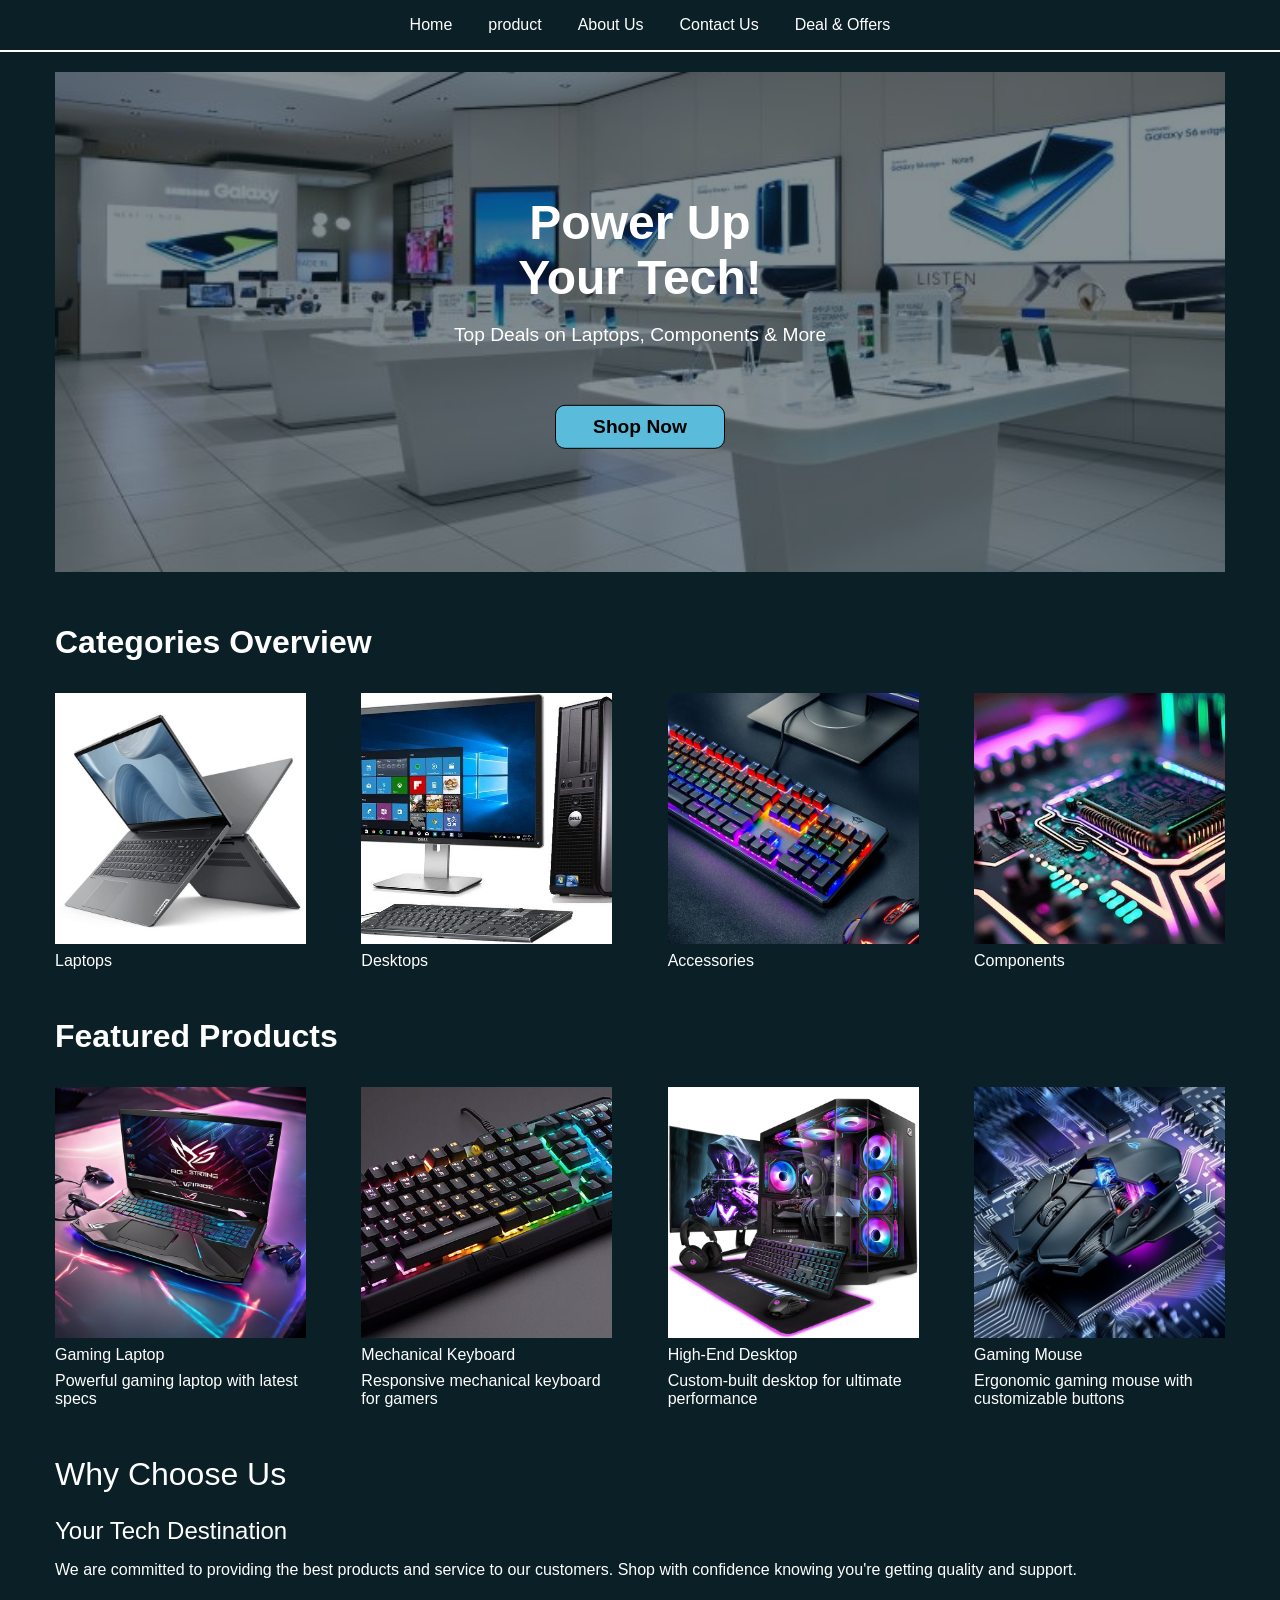
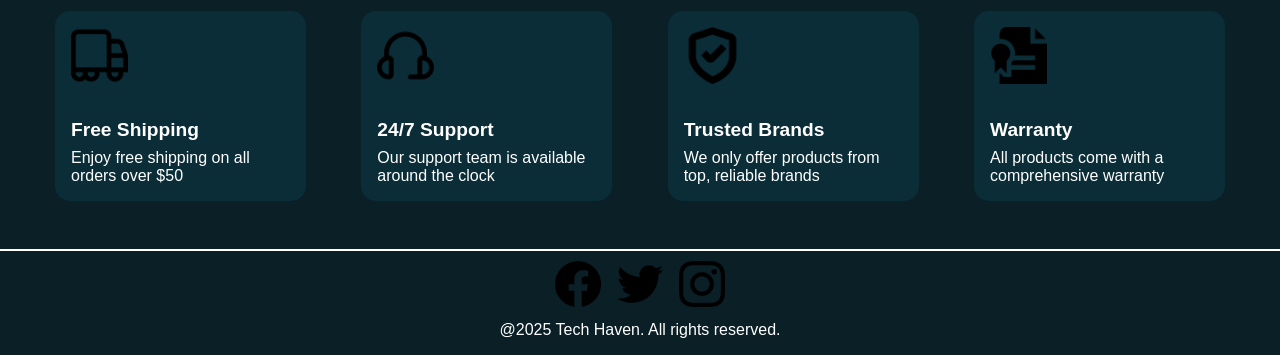
<file: index.html>
<!DOCTYPE html>
<html lang="en">

<head>
    <meta charset="UTF-8">
    <meta name="viewport" content="width=device-width, initial-scale=1.0">
    <title>Document</title>
    <link rel="stylesheet" href="css/home.css">
</head>

<body>

    <!-- navbar -->
    <nav class="navbar">
        <ul>
            <li><a href="index.html">Home</a></li>
            <li><a href="product.html">product</a></li>
            <li><a href="about_us.html">About Us</a></li>
            <li><a href="index.php">Contact Us</a></li>
            <li><a href="deals_and_offers.html">Deal & Offers</a></li>
        </ul>
    </nav>
    <hr class="navbar_line">



    <!-- Hero Section -->
    <div class="Hero_section">
        <img src="/images/heroImage.jpg" alt="office">
        <div class="main-container">
            <h1 class="main-heading">Power Up <br>Your Tech!</h1>
            <p class="main-paragraph">Top Deals on Laptops, Components & More</p>
            <button type="button" class="hero-button">Shop Now</button>
        </div>
    </div>

    <!-- Categories Overview -->
    <div class="categories_container">
        <h1 class="categories_heading">Categories Overview</h1>
        <div class="categories">
            <div class="categories_box">
                <a href="">
                    <img class="categories_img" src="/images/categories/laptop.jpg" alt="">
                    <p>Laptops</p>
                </a>
            </div>
            <div class="categories_box">
                <a href="">
                    <img class="categories_img" src="/images/categories/desktop.jpg" alt="">
                    <p>Desktops</p>
                </a>
            </div>
            <div class="categories_box">
                <a href="">
                    <img class="categories_img" src="/images/categories/accessories.jpg" alt="">
                    <p>Accessories</p>
                </a>
            </div>
            <div class="categories_box">
                <a href="">
                    <img class="categories_img" src="/images/categories/components.jpg" alt="">
                    <p>Components</p>
                </a>
            </div>
        </div>
    </div>


    <!-- Featured Products -->
    <!-- Css same as Categories -->
    <div class="categories_container">
        <h1 class="categories_heading">Featured Products</h1>
        <div class="categories">
            <div class="categories_box">
                <a href="">
                    <img class="categories_img" src="/images/featured/gaming_laptop.jpg" alt="">
                    <p>Gaming Laptop</p>
                    <p class="featured_text">Powerful gaming laptop with latest specs</p>
                </a>
            </div>
            <div class="categories_box">
                <a href="">
                    <img class="categories_img" src="/images/featured/keyboard.jpg" alt="">
                    <p>Mechanical Keyboard</p>
                    <p class="featured_text">Responsive mechanical keyboard for gamers</p>
                </a>
            </div>
            <div class="categories_box">
                <a href="">
                    <img class="categories_img" src="/images/featured/desktop.jpg" alt="">
                    <p>High-End Desktop</p>
                    <p class="featured_text">Custom-built desktop for ultimate performance</p>
                </a>
            </div>
            <div class="categories_box">
                <a href="">
                    <img class="categories_img" src="/images/featured/mouse.jpg" alt="">
                    <p>Gaming Mouse</p>
                    <p class="featured_text">Ergonomic gaming mouse with customizable buttons</p>
                </a>
            </div>
        </div>
    </div>


    <!-- why choose us -->
    <div class="us">
        <p class="us_heading">Why Choose Us</p>
        <p class="us_subheading">Your Tech Destination</p>
        <p class="us_text">We are committed to providing the best products and service to our customers. Shop with
            confidence knowing you're getting quality and support.</p>


        <div class="cards">
            <div class="card">
                <img class="card_img" src="images/services/freeShipping.png" alt="">
                <p class="card_heading">Free Shipping</p>
                <p class="card_text">Enjoy free shipping on all orders over $50</p>
            </div>
            <div class="card">
                <img class="card_img" src="images/services/247.png" alt="">
                <p class="card_heading">24/7 Support</p>
                <p class="card_text">Our support team is available around the clock</p>
            </div>
            <div class="card">
                <img class="card_img" src="images/services/trusted.png" alt="">
                <p class="card_heading">Trusted Brands</p>
                <p class="card_text">We only offer products from top, reliable brands</p>
            </div>
            <div class="card">
                <img class="card_img" src="images/services/warrenty.png" alt="">
                <p class="card_heading">Warranty</p>
                <p class="card_text">All products come with a comprehensive warranty</p>
            </div>
        </div>
    </div>






    <!-- footer -->
    <hr class="navbar_line 2">
    <footer>
        <div class="social-media">
            <a href="https://www.facebook.com/" target="_blank"> <img src="/images/facebook.png" width="46px"
                    height="46px"></a>
            <a href="https://twitter.com/" target="_blank"> <img src="/images/twiter.png" width="46px"
                    height="46px"></a>
            <a href="https://www.instagram.com/" target="_blank"> <img src="/images/instargram.png" width="46px"
                    height="46px"> </a>
        </div>

        <div class="footer-text">
            @2025 Tech Haven. All rights reserved.
        </div>
    </footer>
</body>

</html>
</file>
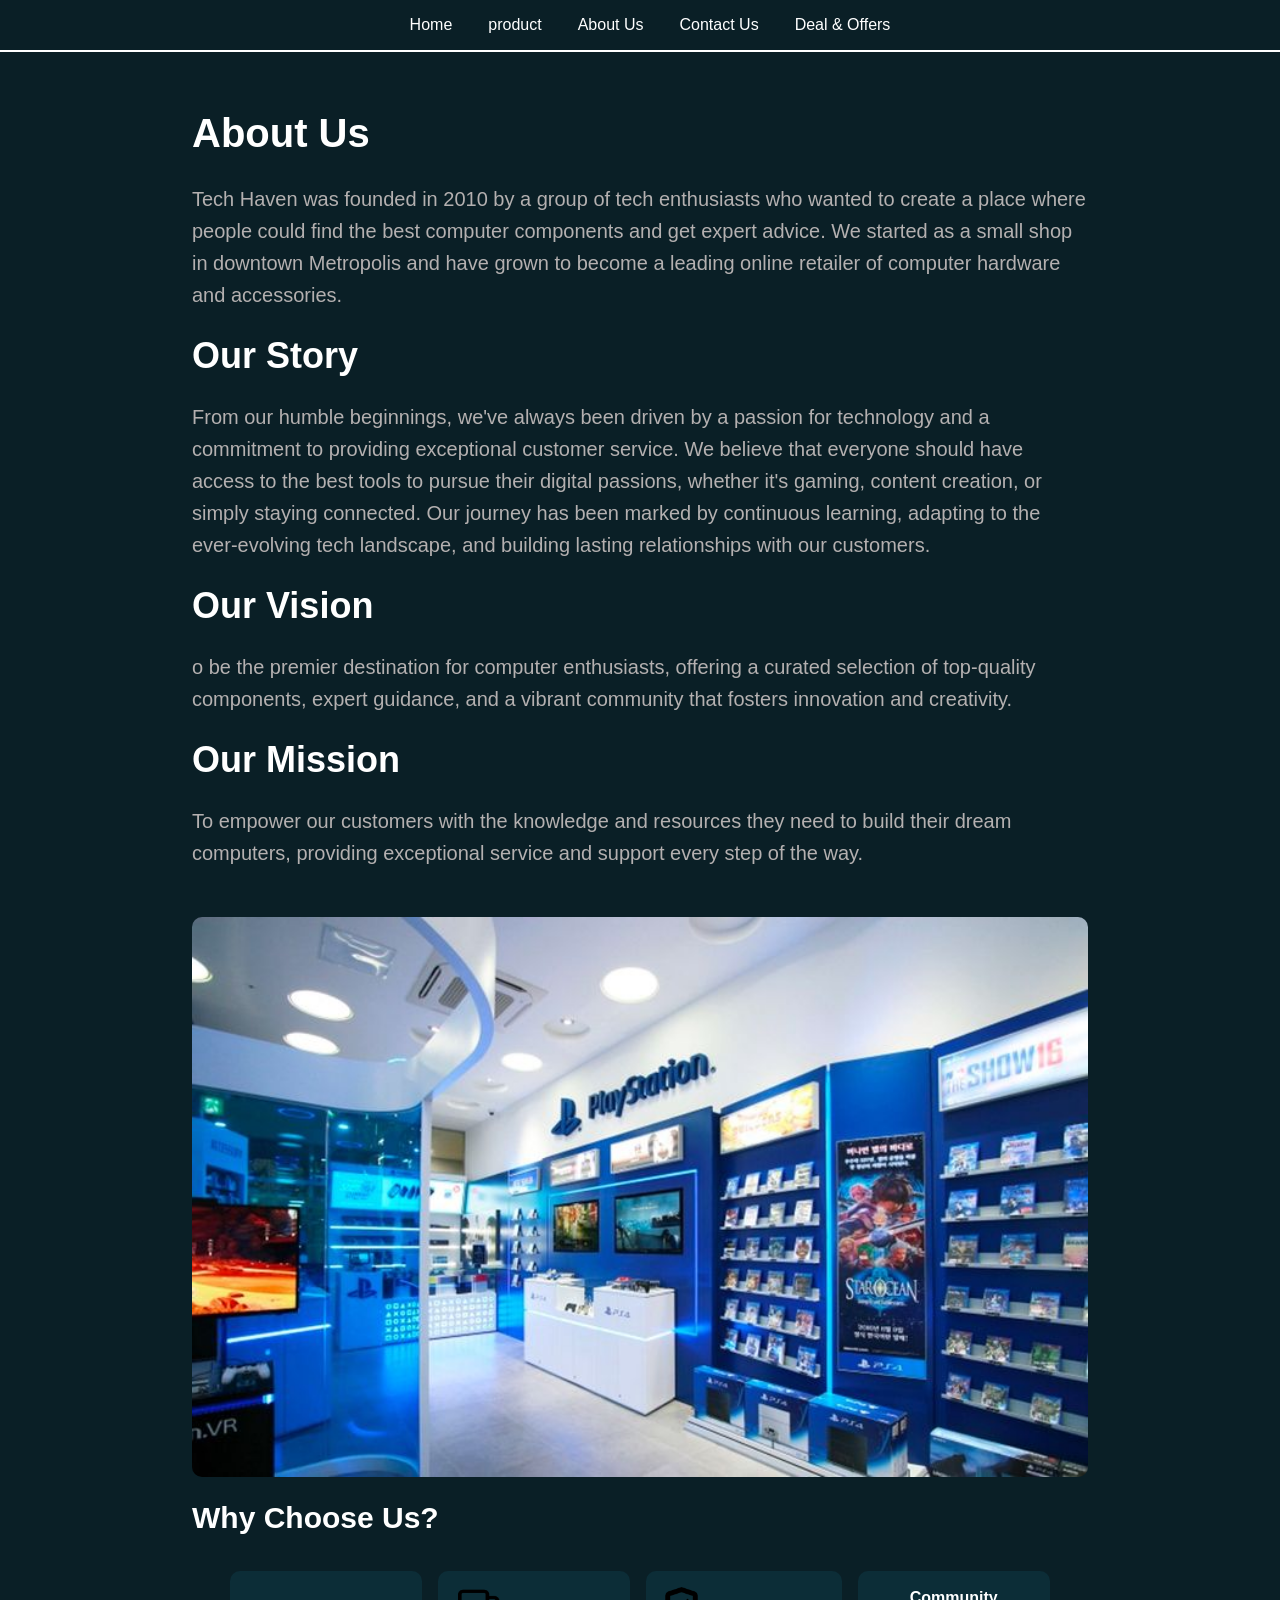
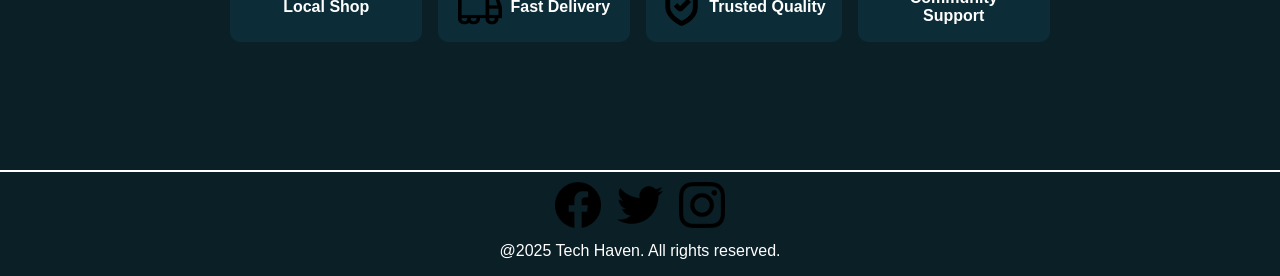
<file: about_us.html>
<!DOCTYPE html>
<html lang="en">

<head>
  <meta charset="UTF-8">
  <meta name="viewport" content="width=device-width, initial-scale=1.0">
  <title>about_us</title>
  <link rel="stylesheet" href="css/about_us.css">
</head>

<body>
  <nav class="navbar">
    <ul>
            <li><a href="./home.html">Home</a></li>
            <li><a href="product.html">product</a></li>
            <li><a href="about_us.html">About Us</a></li>
            <li><a href="./contactUs.php">Contact Us</a></li>
            <li><a href="./Offers_deals.html">Deal & Offers</a></li>
        </ul>
  </nav>
  <hr class="navbar_line">

  <div class="main-container">

    <h1 class="main-heading">
      About Us
    </h1>

    <p>
      Tech Haven was founded in 2010 by a group of tech enthusiasts who wanted to create a place where people could find
      the best computer components and get expert advice. We started as a small shop in downtown Metropolis and have
      grown to become a leading online retailer of computer hardware and accessories.
    </p>

    <h1 class="main-heading2"> Our Story </h1>
    <p>
      From our humble beginnings, we've always been driven by a passion for technology and a commitment to providing
      exceptional customer service. We believe that everyone should have access to the best tools to pursue their
      digital passions, whether it's gaming, content creation, or simply staying connected. Our journey has been marked
      by continuous learning, adapting to the ever-evolving tech landscape, and building lasting relationships with our
      customers.
    </p>

    <h1 class="main-heading2"> Our Vision </h1>
    <p>
      o be the premier destination for computer enthusiasts, offering a curated selection of top-quality components,
      expert guidance, and a vibrant community that fosters innovation and creativity.
    </p>

    <h1 class="main-heading2"> Our Mission </h1>
    <p>
      To empower our customers with the knowledge and resources they need to build their dream computers, providing
      exceptional service and support every step of the way.

      <br> <br>

      <img src="/images/office.jpg" alt="Office" class="responsive-image" width="960px" height="466px">
    </p>


    <h1 class="main-heading3"> Why Choose Us? </h1>

    <div class="section">
      <div class="features">
        <div class="feature-box">
          Local Shop
        </div>
        <div class="feature-box">
          <img src="/images/8fd74557233e966c688b491c1533082a00e69ddb.png" width="44px" height="38px">
          Fast Delivery
        </div>
        <div class="feature-box">
          <img src="/images/7df1f19e0463732cf5de65baa06f36ce9c6236fb.png" width="39" height="39">
          Trusted Quality
        </div>
        <div class="feature-box">
          Community<br>Support
        </div>
      </div>
    </div>

  </div>
  <hr class="navbar_line 2">
  <footer>
    <div class="social-media">
      <a href="https://www.facebook.com/" target="_blank"> <img src="/images/facebook.png" width="46px"
          height="46px"></a>
      <a href="https://twitter.com/" target="_blank"> <img src="/images/twiter.png" width="46px" height="46px"> </a>
      <a href="https://www.instagram.com/" target="_blank"> <img src="/images/instargram.png" width="46px"
          height="46px"> </a>
    </div>

    <div class="footer-text">
      @2025 Tech Haven. All rights reserved.
    </div>
  </footer>


</body>

</html>
</file>
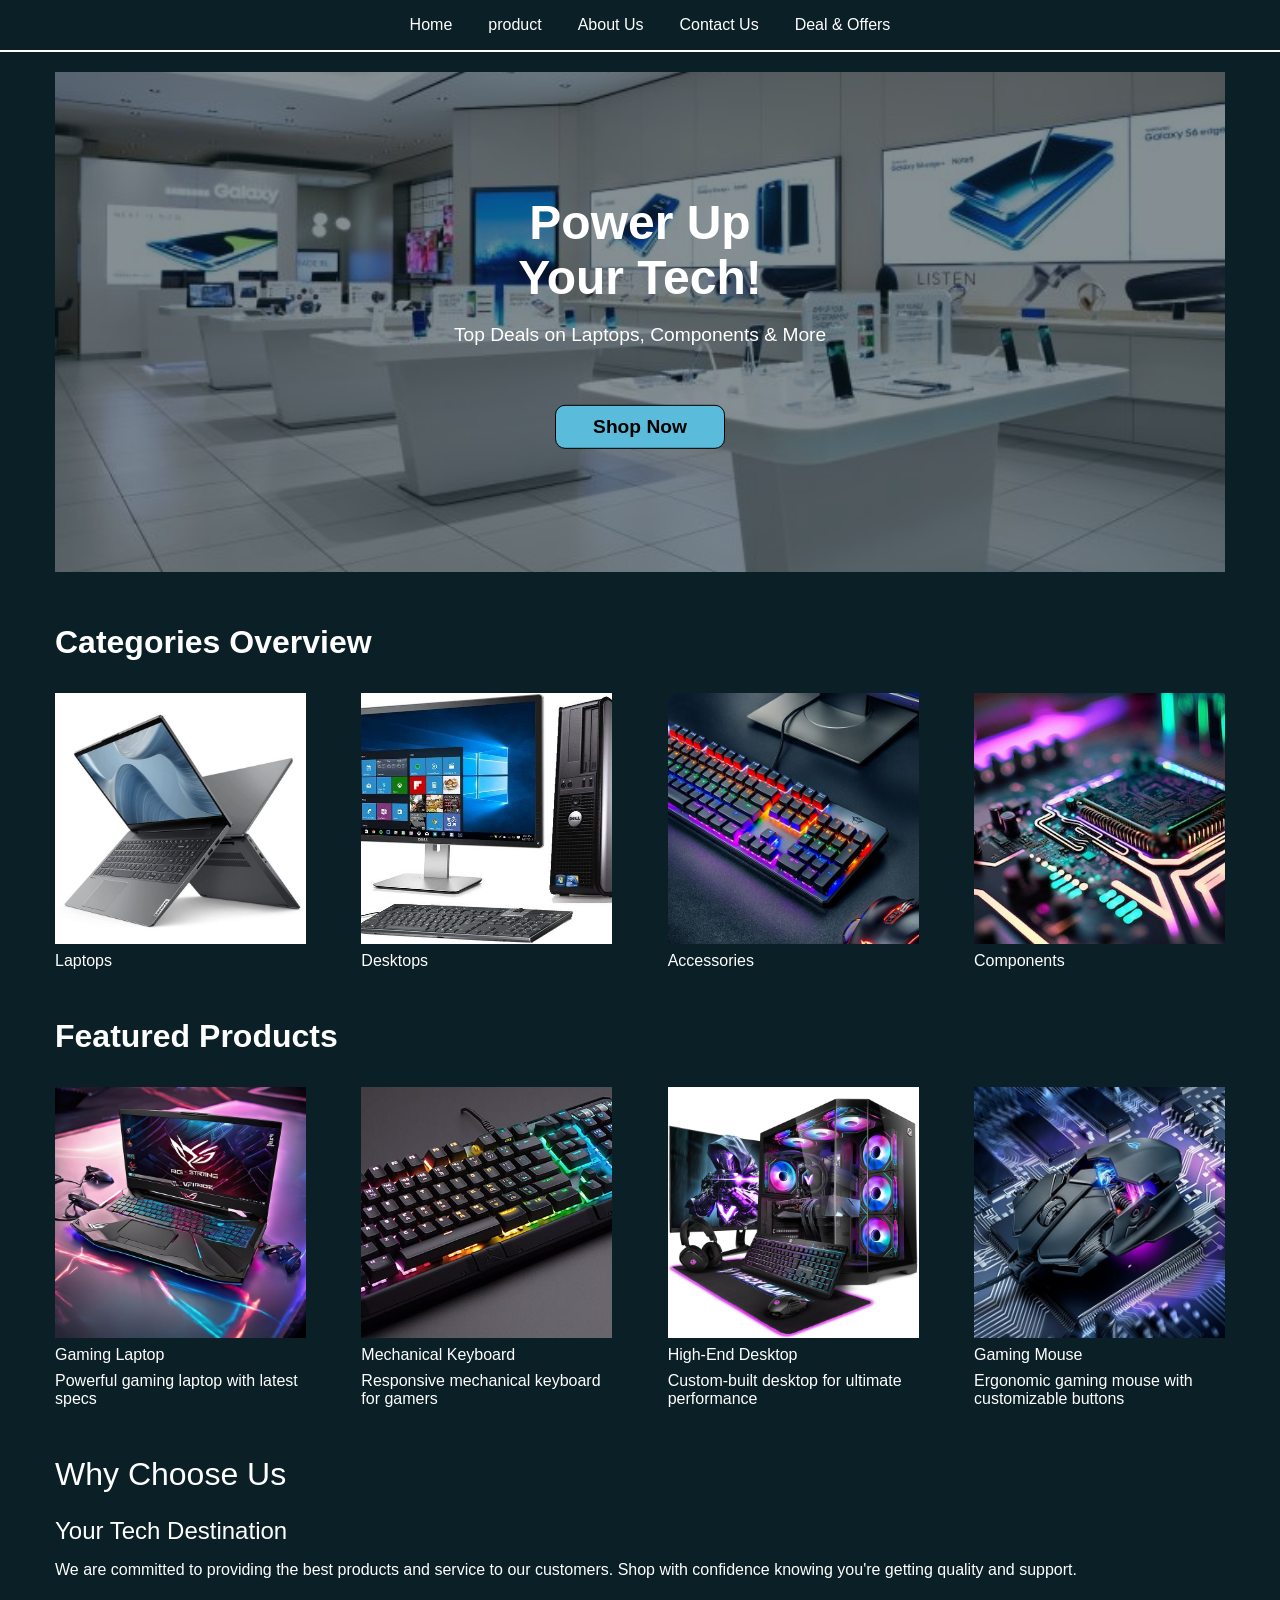
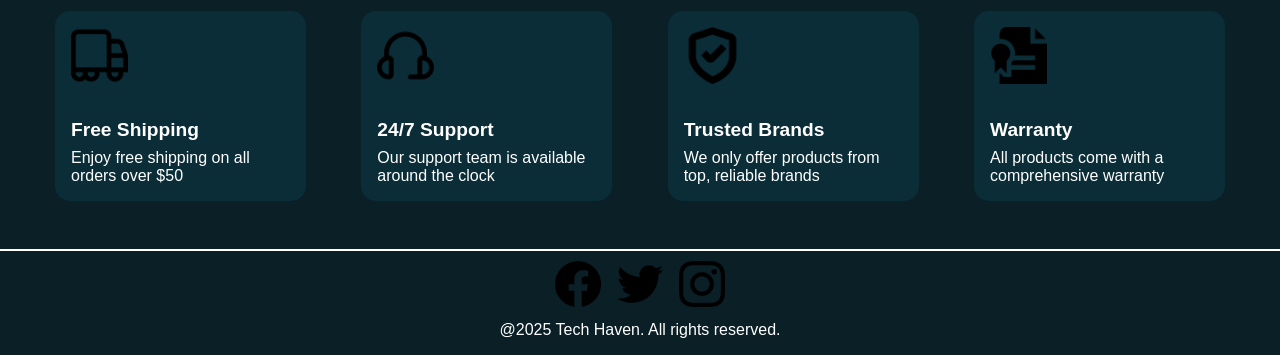
<file: home.html>
<!DOCTYPE html>
<html lang="en">

<head>
    <meta charset="UTF-8">
    <meta name="viewport" content="width=device-width, initial-scale=1.0">
    <title>Home</title>
    <link rel="stylesheet" href="css/home.css">
</head>

<body>

    <!-- navbar -->
    <nav class="navbar">
        <ul>
            <li><a href="./home.html">Home</a></li>
            <li><a href="product.html">product</a></li>
            <li><a href="about_us.html">About Us</a></li>
            <li><a href="./contactUs.php">Contact Us</a></li>
            <li><a href="./Offers_deals.html">Deal & Offers</a></li>
        </ul>
    </nav>
    <hr class="navbar_line">



    <!-- Hero Section -->
    <div class="Hero_section">
        <img src="/images/heroImage.jpg" alt="office">
        <div class="main-container">
            <h1 class="main-heading">Power Up <br>Your Tech!</h1>
            <p class="main-paragraph">Top Deals on Laptops, Components & More</p>
            <button type="button" class="hero-button">Shop Now</button>
        </div>
    </div>

    <!-- Categories Overview -->
    <div class="categories_container">
        <h1 class="categories_heading">Categories Overview</h1>
        <div class="categories">
            <div class="categories_box">
                <a href="">
                    <img class="categories_img" src="/images/categories/laptop.jpg" alt="">
                    <p>Laptops</p>
                </a>
            </div>
            <div class="categories_box">
                <a href="">
                    <img class="categories_img" src="/images/categories/desktop.jpg" alt="">
                    <p>Desktops</p>
                </a>
            </div>
            <div class="categories_box">
                <a href="">
                    <img class="categories_img" src="/images/categories/accessories.jpg" alt="">
                    <p>Accessories</p>
                </a>
            </div>
            <div class="categories_box">
                <a href="">
                    <img class="categories_img" src="/images/categories/components.jpg" alt="">
                    <p>Components</p>
                </a>
            </div>
        </div>
    </div>


    <!-- Featured Products -->
    <!-- Css same as Categories -->
    <div class="categories_container">
        <h1 class="categories_heading">Featured Products</h1>
        <div class="categories">
            <div class="categories_box">
                <a href="">
                    <img class="categories_img" src="/images/featured/gaming_laptop.jpg" alt="">
                    <p>Gaming Laptop</p>
                    <p class="featured_text">Powerful gaming laptop with latest specs</p>
                </a>
            </div>
            <div class="categories_box">
                <a href="">
                    <img class="categories_img" src="/images/featured/keyboard.jpg" alt="">
                    <p>Mechanical Keyboard</p>
                    <p class="featured_text">Responsive mechanical keyboard for gamers</p>
                </a>
            </div>
            <div class="categories_box">
                <a href="">
                    <img class="categories_img" src="/images/featured/desktop.jpg" alt="">
                    <p>High-End Desktop</p>
                    <p class="featured_text">Custom-built desktop for ultimate performance</p>
                </a>
            </div>
            <div class="categories_box">
                <a href="">
                    <img class="categories_img" src="/images/featured/mouse.jpg" alt="">
                    <p>Gaming Mouse</p>
                    <p class="featured_text">Ergonomic gaming mouse with customizable buttons</p>
                </a>
            </div>
        </div>
    </div>


    <!-- why choose us -->
    <div class="us">
        <p class="us_heading">Why Choose Us</p>
        <p class="us_subheading">Your Tech Destination</p>
        <p class="us_text">We are committed to providing the best products and service to our customers. Shop with
            confidence knowing you're getting quality and support.</p>


        <div class="cards">
            <div class="card">
                <img class="card_img" src="images/services/freeShipping.png" alt="">
                <p class="card_heading">Free Shipping</p>
                <p class="card_text">Enjoy free shipping on all orders over $50</p>
            </div>
            <div class="card">
                <img class="card_img" src="images/services/247.png" alt="">
                <p class="card_heading">24/7 Support</p>
                <p class="card_text">Our support team is available around the clock</p>
            </div>
            <div class="card">
                <img class="card_img" src="images/services/trusted.png" alt="">
                <p class="card_heading">Trusted Brands</p>
                <p class="card_text">We only offer products from top, reliable brands</p>
            </div>
            <div class="card">
                <img class="card_img" src="images/services/warrenty.png" alt="">
                <p class="card_heading">Warranty</p>
                <p class="card_text">All products come with a comprehensive warranty</p>
            </div>
        </div>
    </div>

    <!-- footer -->
    <hr class="navbar_line 2">
    <footer>
        <div class="social-media">
            <a href="https://www.facebook.com/" target="_blank"> <img src="/images/facebook.png" width="46px"
                    height="46px"></a>
            <a href="https://twitter.com/" target="_blank"> <img src="/images/twiter.png" width="46px"
                    height="46px"></a>
            <a href="https://www.instagram.com/" target="_blank"> <img src="/images/instargram.png" width="46px"
                    height="46px"> </a>
        </div>

        <div class="footer-text">
            @2025 Tech Haven. All rights reserved.
        </div>
    </footer>
</body>

</html>
</file>
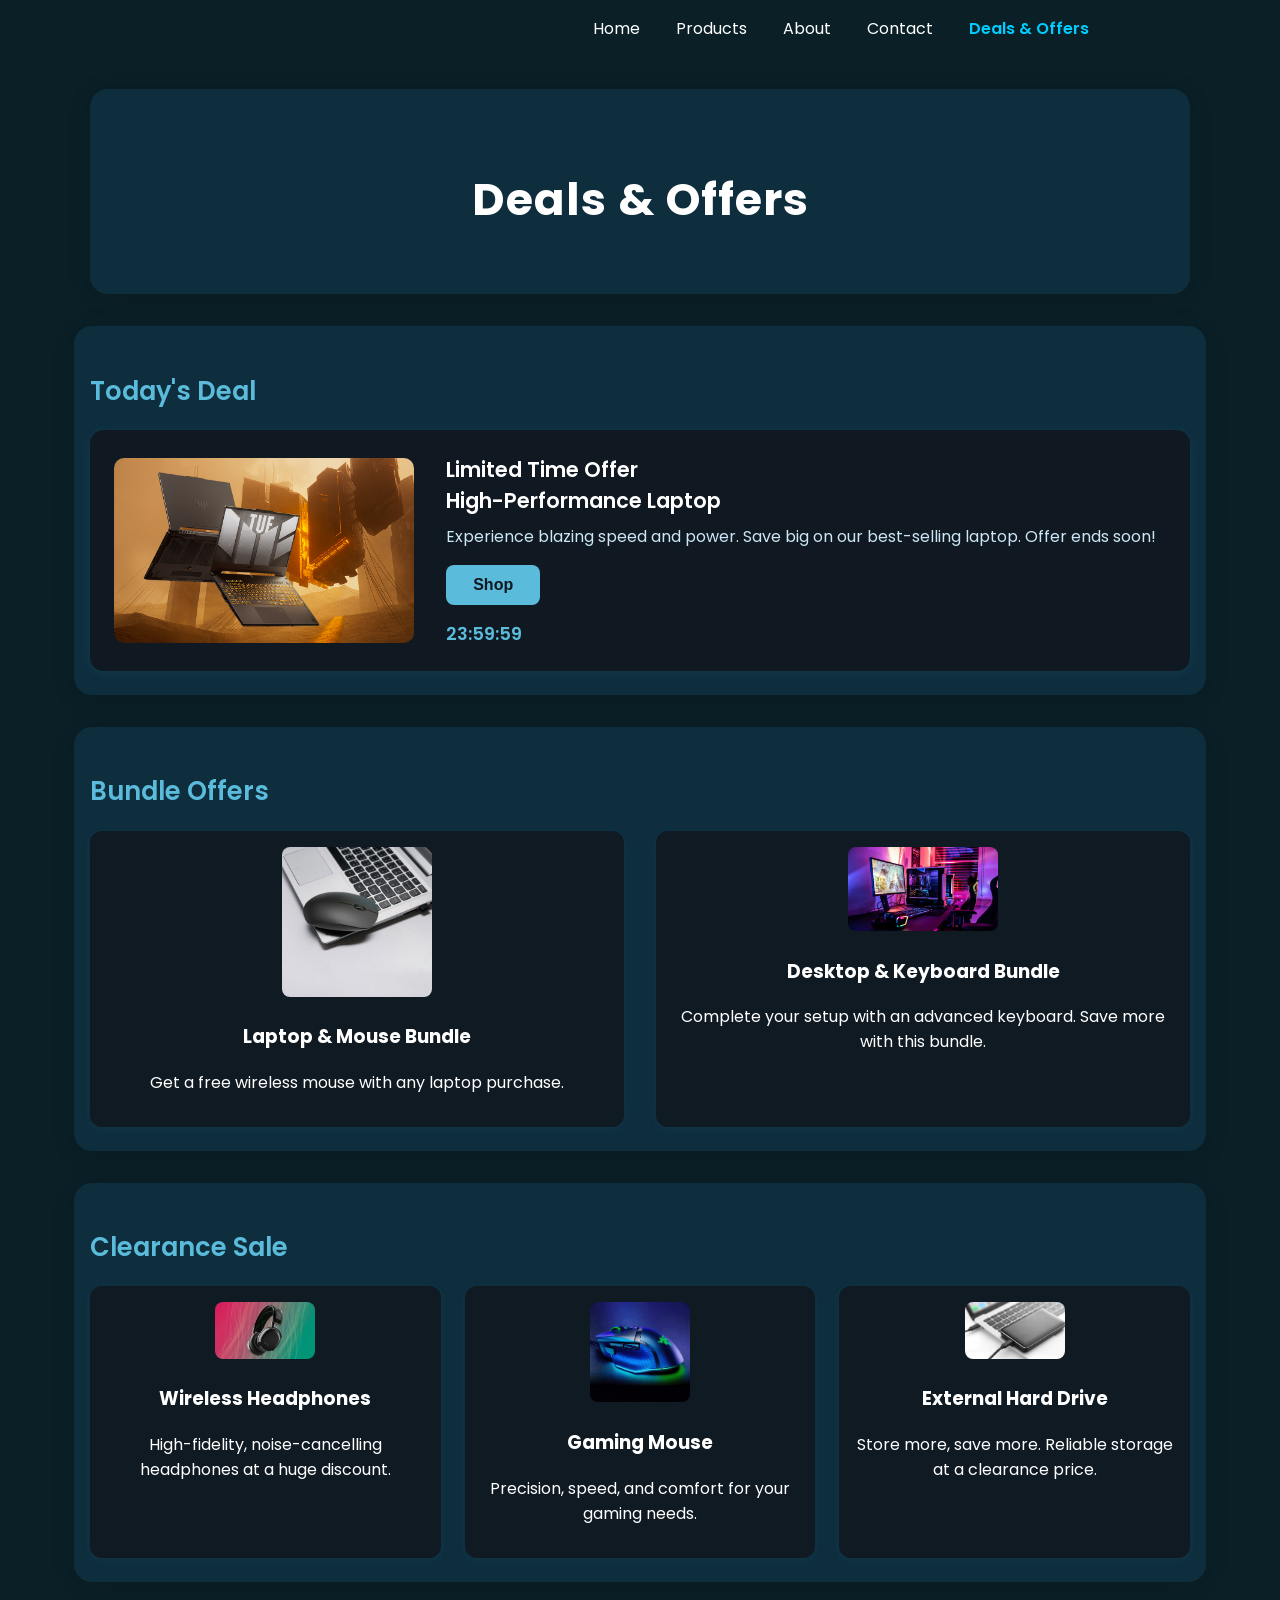
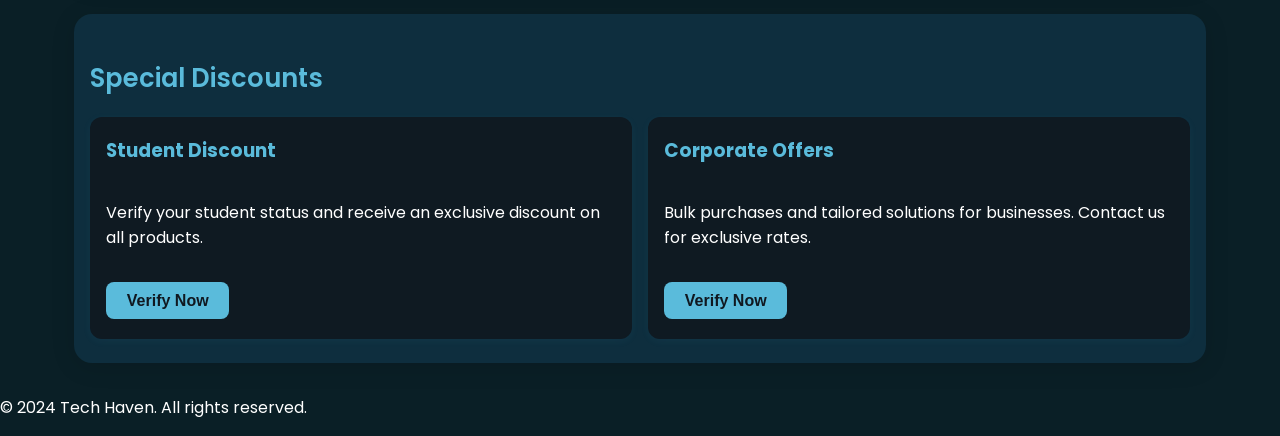
<file: Offers.html>
<!DOCTYPE html>
<html lang="en">
<head>
  <meta charset="UTF-8">
  <meta name="viewport" content="width=device-width, initial-scale=1.0">
  <title>Deals & Offers</title>
  <link href="https://fonts.googleapis.com/css2?family=Poppins:wght@400;600;700&display=swap" rel="stylesheet">
  <link rel="stylesheet" href="css/Offers.css">
</head>
<body>
  <header>
    <nav class="navbar">
      <div class="logo"></div>
      <ul class="nav-links">
        <li><a href="#">Home</a></li>
        <li><a href="#">Products</a></li>
        <li><a href="#">About</a></li>
        <li><a href="#">Contact</a></li>
        <li><a href="#" class="active">Deals & Offers</a></li>
      </ul>
    </nav>
  </header>
  <main>
    <section class="hero">
      <h1>Deals & Offers</h1>
    </section>
    <section class="todays-deal">
      <h2>Today's Deal</h2>
      <div class="deal-card">
        <img src="images/Offers/svv8d6edvskdzukx.png" alt="High-Performance Laptop">
        <div class="deal-info">
          <h3>Limited Time Offer<br>High-Performance Laptop</h3>
          <p>Experience blazing speed and power. Save big on our best-selling laptop. Offer ends soon!</p>
          <button class="cta">Shop</button>
          <div class="countdown" id="deal-countdown">00:00:00</div>
        </div>
      </div>
    </section>
    <section class="bundle-offers">
      <h2>Bundle Offers</h2>
      <div class="bundles">
        <div class="bundle-card">
          <img src="images/Offers/mouse and laptop.jpg" alt="Laptop & Mouse Bundle">
          <h3>Laptop & Mouse Bundle</h3>
          <p>Get a free wireless mouse with any laptop purchase.</p>
        </div>
        <div class="bundle-card">
          <img src="images/Offers/gaming Desktop & Keyboard Bundle.webp" alt="Desktop & Keyboard Bundle">
          <h3>Desktop & Keyboard Bundle</h3>
          <p>Complete your setup with an advanced keyboard. Save more with this bundle.</p>
        </div>
      </div>
    </section>
    <section class="clearance-sale">
      <h2>Clearance Sale</h2>
      <div class="clearance-items">
        <div class="clearance-card">
          <img src="images/Offers/wireless-gaming-headset-.jpg" alt="Wireless Headphones">
          <h3>Wireless Headphones</h3>
          <p>High-fidelity, noise-cancelling headphones at a huge discount.</p>
        </div>
        <div class="clearance-card">
          <img src="images/Offers/Gaming Mouse.webp" alt="Gaming Mouse">
          <h3>Gaming Mouse</h3>
          <p>Precision, speed, and comfort for your gaming needs.</p>
        </div>
        <div class="clearance-card">
          <img src="images/Offers/external hard.jpg" alt="External Hard Drive">
          <h3>External Hard Drive</h3>
          <p>Store more, save more. Reliable storage at a clearance price.</p>
        </div>
      </div>
    </section>
    <section class="special-discounts">
      <h2>Special Discounts</h2>
      <div class="discount-cards">
        <div class="discount-card">
          <h3>Student Discount</h3>
          <p>Verify your student status and receive an exclusive discount on all products.</p>
          <button class="verify-btn">Verify Now</button>
        </div>
        <div class="discount-card">
          <h3>Corporate Offers</h3>
          <p>Bulk purchases and tailored solutions for businesses. Contact us for exclusive rates.</p>
          <button class="verify-btn">Verify Now</button>
        </div>
      </div>
    </section>
  </main>
  <footer>
    <div class="footer-content">
      <div class="social-icons">
        <a img src="images/Offers/[CITYPNG.COM]HD Official Twitter Bird Logo Icon PNG - 3000x3000.png"  href="#" aria-label="Twitter"><span></span></a>
        <a img src=""  href="#" aria-label="Facebook"><span></span></a>
        <a img src=""  href="#" aria-label="Instagram"><span></span></a>
      </div>
      <p>&copy; 2024 Tech Haven. All rights reserved.</p>
    </div>
  </footer>
  <script src="script.js"></script>
</body>
</html>
</file>
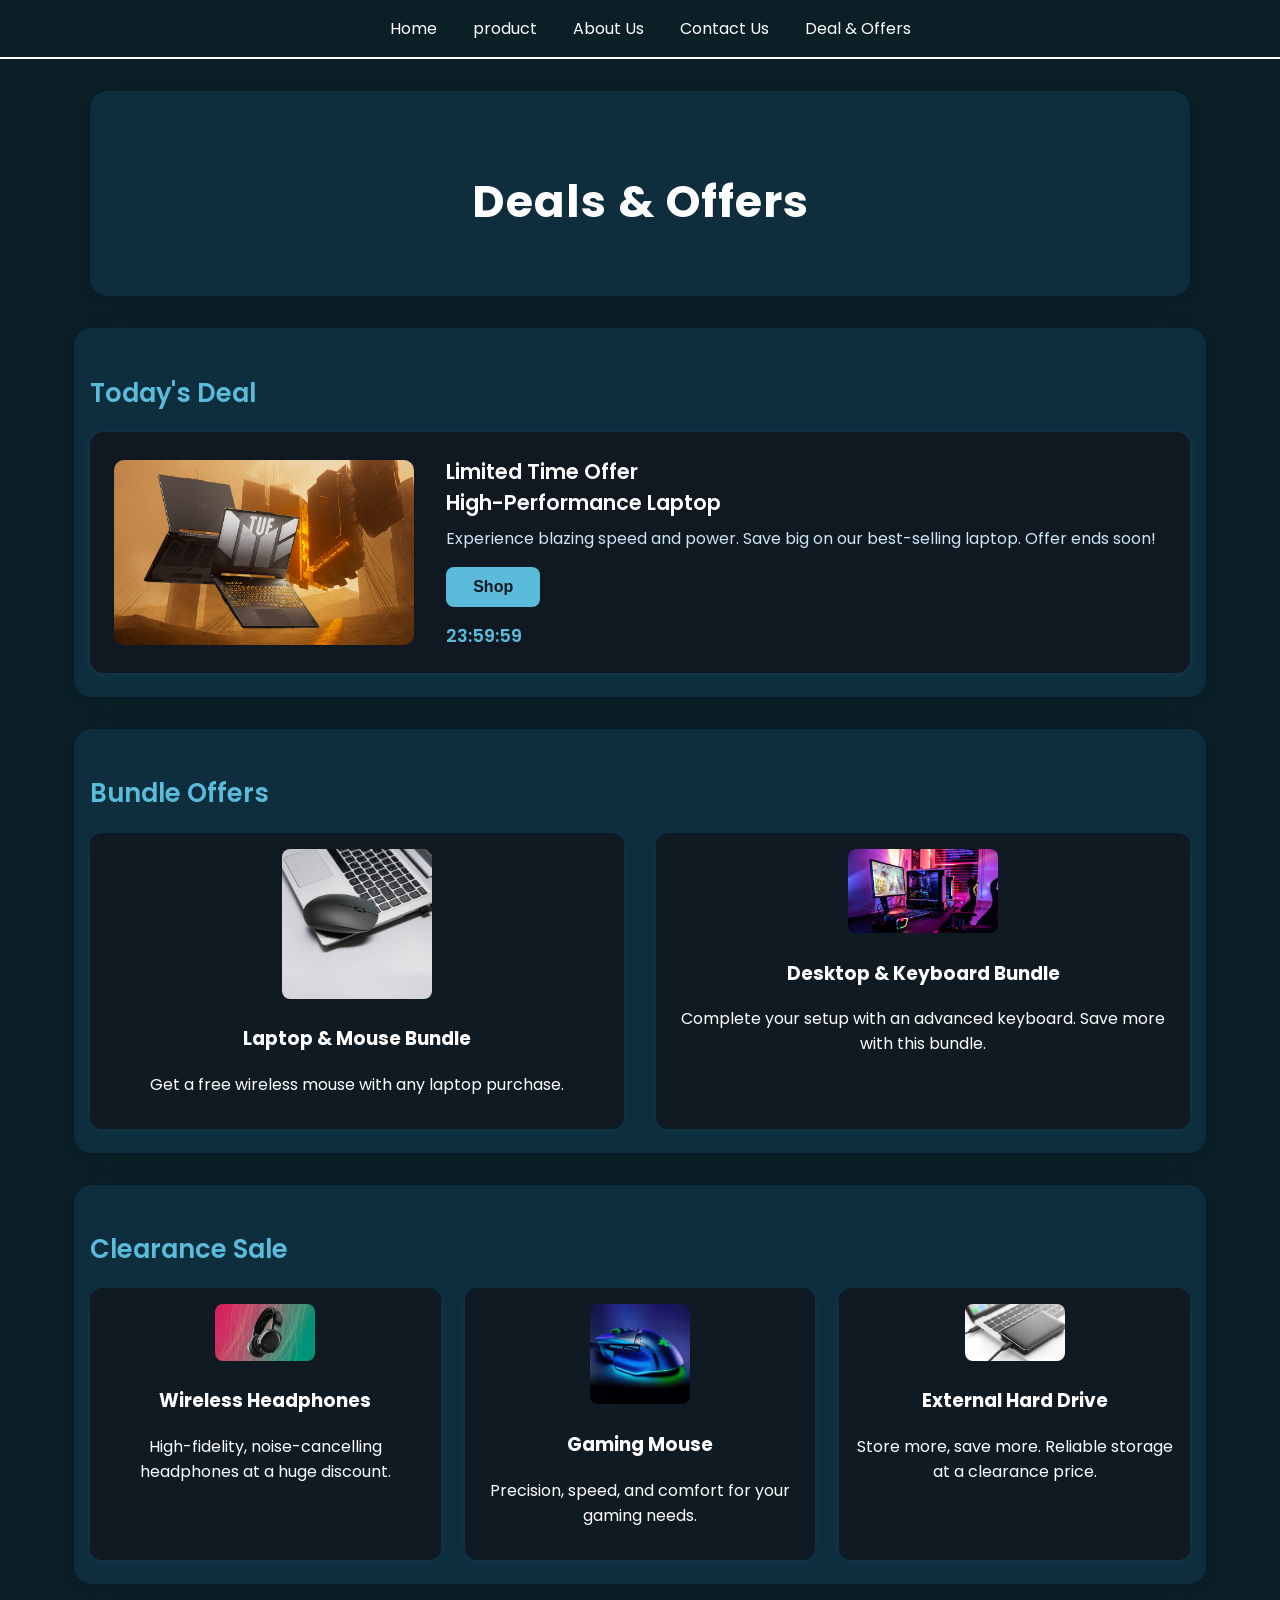
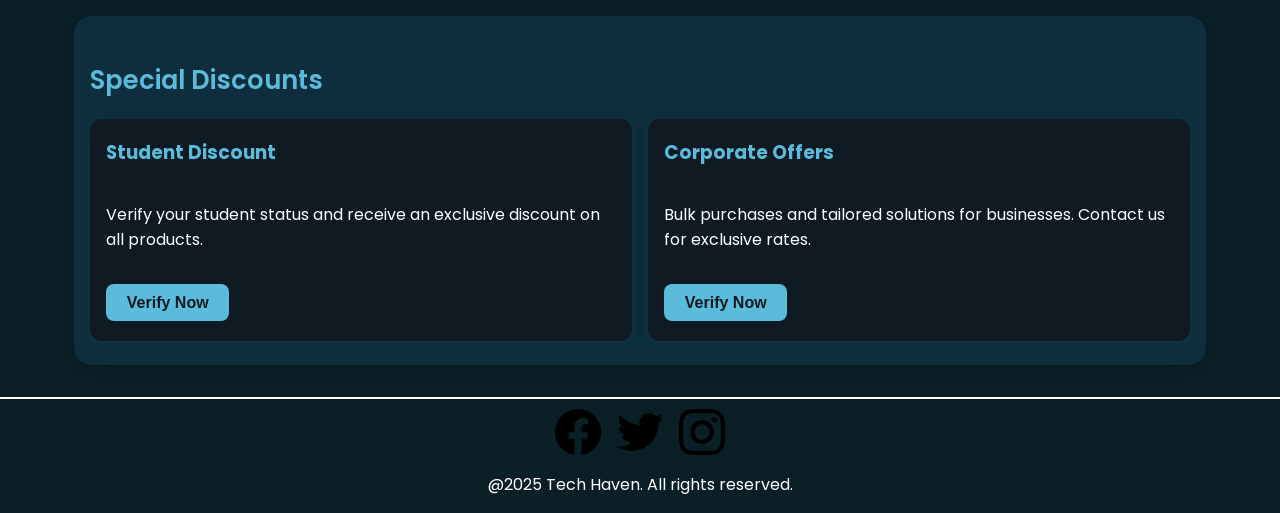
<file: Offers_deals.html>
<!DOCTYPE html>
<html lang="en">
<head>
  <meta charset="UTF-8">
  <meta name="viewport" content="width=device-width, initial-scale=1.0">
  <title>Deals & Offers</title>
  <link href="https://fonts.googleapis.com/css2?family=Poppins:wght@400;600;700&display=swap" rel="stylesheet">
  <link rel="stylesheet" href="css/Offers.css">
</head>
<body>
  <!-- navbar -->
    <nav class="navbar">
        <ul>
            <li><a href="./home.html">Home</a></li>
            <li><a href="product.html">product</a></li>
            <li><a href="about_us.html">About Us</a></li>
            <li><a href="./contactUs.php">Contact Us</a></li>
            <li><a href="./Offers_deals.html">Deal & Offers</a></li>
        </ul>
    </nav>
    <hr class="navbar_line">
  <main>
    <section class="hero">
      <h1>Deals & Offers</h1>
    </section>
    <section class="todays-deal">
      <h2>Today's Deal</h2>
      <div class="deal-card">
        <img src="images/Offers/svv8d6edvskdzukx.png" alt="High-Performance Laptop">
        <div class="deal-info">
          <h3>Limited Time Offer<br>High-Performance Laptop</h3>
          <p>Experience blazing speed and power. Save big on our best-selling laptop. Offer ends soon!</p>
          <button class="cta">Shop</button>
          <div class="countdown" id="deal-countdown">00:00:00</div>
        </div>
      </div>
    </section>
    <section class="bundle-offers">
      <h2>Bundle Offers</h2>
      <div class="bundles">
        <div class="bundle-card">
          <img src="images/Offers/mouse and laptop.jpg" alt="Laptop & Mouse Bundle">
          <h3>Laptop & Mouse Bundle</h3>
          <p>Get a free wireless mouse with any laptop purchase.</p>
        </div>
        <div class="bundle-card">
          <img src="images/Offers/gaming Desktop & Keyboard Bundle.webp" alt="Desktop & Keyboard Bundle">
          <h3>Desktop & Keyboard Bundle</h3>
          <p>Complete your setup with an advanced keyboard. Save more with this bundle.</p>
        </div>
      </div>
    </section>
    <section class="clearance-sale">
      <h2>Clearance Sale</h2>
      <div class="clearance-items">
        <div class="clearance-card">
          <img src="images/Offers/wireless-gaming-headset-.jpg" alt="Wireless Headphones">
          <h3>Wireless Headphones</h3>
          <p>High-fidelity, noise-cancelling headphones at a huge discount.</p>
        </div>
        <div class="clearance-card">
          <img src="images/Offers/Gaming Mouse.webp" alt="Gaming Mouse">
          <h3>Gaming Mouse</h3>
          <p>Precision, speed, and comfort for your gaming needs.</p>
        </div>
        <div class="clearance-card">
          <img src="images/Offers/external hard.jpg" alt="External Hard Drive">
          <h3>External Hard Drive</h3>
          <p>Store more, save more. Reliable storage at a clearance price.</p>
        </div>
      </div>
    </section>
    <section class="special-discounts">
      <h2>Special Discounts</h2>
      <div class="discount-cards">
        <div class="discount-card">
          <h3>Student Discount</h3>
          <p>Verify your student status and receive an exclusive discount on all products.</p>
          <button class="verify-btn">Verify Now</button>
        </div>
        <div class="discount-card">
          <h3>Corporate Offers</h3>
          <p>Bulk purchases and tailored solutions for businesses. Contact us for exclusive rates.</p>
          <button class="verify-btn">Verify Now</button>
        </div>
      </div>
    </section>
  </main>
    <!-- footer -->
    <hr class="navbar_line 2">
    <footer>
        <div class="social-media">
            <a href="https://www.facebook.com/" target="_blank"> <img src="/images/facebook.png" width="46px"
                    height="46px"></a>
            <a href="https://twitter.com/" target="_blank"> <img src="/images/twiter.png" width="46px"
                    height="46px"></a>
            <a href="https://www.instagram.com/" target="_blank"> <img src="/images/instargram.png" width="46px"
                    height="46px"> </a>
        </div>

        <div class="footer-text">
            @2025 Tech Haven. All rights reserved.
        </div>
    </footer>
  <script src="script.js"></script>
</body>
</html>
</file>
<file: css/home.css>
body {
    background-color: #0A1F26;
    margin: 0;
    font-family: 'Poppins', sans-serif;
}

/* Navigation Bar */

nav {
    display: flex;
    justify-content: space-around;
    align-items: center
}

nav ul {
    display: flex;
    list-style: none;
    align-items: center;
}

nav ul li {
    margin-left: 20px;
}

nav ul li a {
    text-decoration: none;
    color: white;
}

nav ul li a:hover {
        color: #00ccff;
        transform: translateY(-2px);
      }
      
      nav ul li a.active {
        color: #00ccff;
        font-weight: 600;
      }
      
      nav ul li a::after {
        content: '';
        position: absolute;
        width: 0;
        height: 2px;
        bottom: -5px;
        left: 0;
        background-color: #00ccff;
        transition: width 0.3s ease;
      }
      nav ul li a:hover::after {
        width: 100%;
      }

.navbar_line {
    background-color: white;
    height: 2px;
    margin: 0;
    border: none;
    width: 100%;
}

nav {
    display: flex;
    justify-content: space-around;
    align-items: center;
    flex-wrap: wrap;
}

nav ul {
    display: flex;
    flex-wrap: wrap;
    list-style: none;
    gap: 1rem;
    padding-left: 0;
}

nav ul li a {
    text-decoration: none;
    color: white;
    font-size: 1rem;
}

@media screen and (max-width: 768px) {
    nav {
        flex-direction: column;
        align-items: flex-start;
    }

    nav ul {
        flex-direction: column;
        width: 100%;
    }

    nav ul li {
        margin: 0.5rem 0;
    }
}

/* Footer */
.social-media {
    display: flex;
    justify-content: center;
    gap: 1rem;
    padding: 10px;
}

.footer-text {
    text-align: center;
    color: white;
    font-size: 1rem;
    padding-bottom: 1rem;
}

/* Hero Section */
.Hero_section {
    position: relative;
    display: flex;
    justify-content: center;
    align-items: center;
    padding: 20px 0;
    width: 100%;
    min-height: 300px;
}

.Hero_section img {
    width: 100%;
    max-width: 1170px;
    height: auto;
    max-height: 500px;
    object-fit: cover;
    opacity: 0.5;
}

.main-container {
    position: absolute;
    z-index: 1;
    text-align: center;
    color: white;
    padding: 20px;
    border-radius: 10px;
    width: 90%;
    left: 50%;
    top: 50%;
    transform: translate(-50%, -50%);
}

.main-container .main-heading {
    font-size: 3rem;
    margin: 0;
}

.main-container .main-paragraph {
    font-size: 1.2rem;
}

.main-container .hero-button {
    font-size: 1.2rem;
    font-weight: 700;
    width: 170px;
    height: 44px;
    border-radius: 10px;
    border: 1px solid black;
    background-color: #5ABBDB;
    margin: 40px 0 0 0;
    cursor: pointer;
    transition: background 0.2s;
}

.main-container .hero-button:active {
    background-color: #214d5c;
}

/* Categories & Featured Products */
.categories_container {
    max-width: 1170px;
    width: 95%;
    margin: 2rem auto;
}

.categories_heading {
    color: white;
    text-align: left;
    font-size: 2rem;
    margin-bottom: 2rem;
}

.categories {
    display: flex;
    justify-content: space-between;
    gap: 1rem;
    flex-wrap: wrap;
}

.categories_box {
    display: flex;
    flex-direction: column;
    flex: 1 1 200px;
    min-width: 150px;
    max-width: 251px;
    margin-bottom: 1rem;
}

.categories_box a {
    text-decoration: none;
    color: white;
    font-size: 1rem;
    width: 100%;
    display: flex;
    flex-direction: column;

}

.categories_img {
    width: 100%;
    height: auto;
    aspect-ratio: 1/1;
    object-fit: cover;
    transition: border 0.2s, opacity 0.2s;
}

.categories_box a p:hover {
    color: red;
}

.categories a img:hover {
    border-bottom: 3px solid red;
    opacity: 0.5;
}

.categories p,
.featured_text {
    text-align: left;
    color: white;
    font-size: 1rem;
    margin: 0.5rem 0 0 0;
}

.featured_text {
    color: rgb(180, 176, 176);
    font-size: 1rem;
    text-align: left;
}

/* Why Choose Us */
.us {
    max-width: 1170px;
    width: 95%;
    margin: 2rem auto;
}

.us_heading {
    text-align: left;
    color: white;
    font-size: 2rem;
    margin-bottom: 0.5rem;
}

.us_subheading {
    text-align: left;
    color: white;
    font-size: 1.5rem;
    margin-bottom: 0.5rem;
}

.us_text {
    text-align: left;
    color: white;
    font-size: 1rem;
    margin-bottom: 2rem;
}

.cards {
    display: flex;
    justify-content: space-between;
    gap: 1rem;
    flex-wrap: wrap;
}

.card {
    background: #0D648033;
    border-radius: 15px;
    padding: 1rem;
    width: 100%;
    max-width: 251px;
    min-width: 150px;
    box-sizing: border-box;
    margin-bottom: 1rem;
    display: flex;
    flex-direction: column;
    align-items: flex-start;
}

.card_img {
    width: 57px;
    height: 57px;
    margin-bottom: 1rem;
}

.card_heading {
    color: white;
    font-size: 1.2rem;
    font-weight: 700;
    margin-bottom: 0.5rem;
}

.card_text {
    color: white;
    font-size: 1rem;
    font-weight: 400;
    margin: 0;
}

/* Responsive Breakpoints */
@media (max-width: 1200px) {

    .categories_container,
    .us {
        max-width: 1000px;
    }

    .Hero_section img {
        max-width: 1000px;
    }
}

@media (max-width: 992px) {

    .categories_container,
    .us {
        max-width: 800px;
    }

    .Hero_section img {
        max-width: 800px;
    }

    .main-container .main-heading {
        font-size: 2.5rem;
    }
}

@media (max-width: 768px) {
    nav {
        flex-direction: column;
        align-items: flex-start;
        padding: 1rem;
    }

    nav ul {
        flex-direction: column;
        width: 100%;
        gap: 0.5rem;
    }

    .Hero_section img {
        max-width: 100vw;
        min-height: 200px;
        border-radius: 0;
    }

    .main-container {
        padding: 10px;
        width: 95%;
    }

    .categories,
    .cards {
        flex-direction: column;
        gap: 1rem;
        align-items: center;
    }

    .categories_box,
    .card {
        max-width: 400px;
        width: 100%;
    }

    .categories_heading,
    .us_heading,
    .us_subheading {
        font-size: 1.5rem;
    }
}

@media (max-width: 480px) {
    .Hero_section {
        padding: 10px 0;
        min-height: 150px;
    }

    .main-container .main-heading {
        font-size: 1.3rem;
    }

    .main-container .main-paragraph {
        font-size: 1rem;
    }

    .main-container .hero-button {
        font-size: 1rem;
        width: 120px;
        height: 36px;
        margin: 20px 0 0 0;
    }

    .categories_box,
    .card {
        max-width: 95vw;
        min-width: 0;
    }

    .categories_heading,
    .us_heading,
    .us_subheading {
        font-size: 1.2rem;
    }

    .footer-text {
        font-size: 0.9rem;
    }
}
</file>
<file: css/about_us.css>
body {
  margin: 0;
  font-family: 'Poppins', sans-serif;
  background-color: #0A1F26;
  color: #ffffff;
}

nav {
  display: flex;
  justify-content: space-around;
  align-items: center
}

nav ul {
  display: flex;
  list-style: none;
  align-items: center;
}

nav ul li {
  margin-left: 20px;
}

nav ul li a {
  text-decoration: none;
  color: white;
}

nav ul li a:hover {
        color: #00ccff;
        transform: translateY(-2px);
      }
      
      nav ul li a.active {
        color: #00ccff;
        font-weight: 600;
      }
      
      nav ul li a::after {
        content: '';
        position: absolute;
        width: 0;
        height: 2px;
        bottom: -5px;
        left: 0;
        background-color: #00ccff;
        transition: width 0.3s ease;
      }
      nav ul li a:hover::after {
        width: 100%;
      }

.navbar_line {
  background-color: white;
  height: 2px;
  margin: 0;
  border: none;
  width: 100%;
}

nav {
  display: flex;
  justify-content: space-around;
  align-items: center;
  flex-wrap: wrap;
}

nav ul {
  display: flex;
  flex-wrap: wrap;
  list-style: none;
  gap: 1rem;
  padding-left: 0;
}

nav ul li a {
  text-decoration: none;
  color: white;
  font-size: 1rem;
}

@media screen and (max-width: 768px) {
  nav {
    flex-direction: column;
    align-items: flex-start;
  }

  nav ul {
    flex-direction: column;
    width: 100%;
  }

  nav ul li {
    margin: 0.5rem 0;
  }
}


.main-container {
  padding: 2rem 15vw;
  margin-top: 0px;
}

.main-heading {
  text-align: left;
  font-family: 'Poppins', sans-serif;
  color: white;
  font-size: 40px;
}

p {
  color: rgb(180, 176, 176);
  font-family: 'Poppins', sans-serif;
  font-size: 20px;
  line-height: 1.6;
  margin-bottom: 1.5rem;
}

.main-heading2 {
  text-align: left;
  font-family: 'Poppins', sans-serif;
  color: white;
  font-size: 36px;
}

.list {
  display: flex;
  justify-content: space-around;
  list-style: none;

}

.list-item {
  color: rgb(180, 176, 176);
  font-family: 'Poppins', sans-serif;
  font-size: 20px;
  background-color: #214d5c;
  text-align: center;
}

.main-heading3 {
  text-align: left;
  font-family: 'Poppins', sans-serif;
  color: white;
  font-size: 30px;
}

@media screen and (max-width: 600px) {
  p {
    font-size: 1rem;
  }
}




.section {
  padding: 1rem;
  text-align: center;
}


.features {
  display: flex;
  flex-wrap: wrap;
  justify-content: center;
  gap: 1rem;
}

.feature-box {
  background-color: #0c2d37;
  /* Dark bluish box */
  padding: 1rem 1rem;
  border-radius: 10px;
  display: flex;
  align-items: center;
  gap: 0.5rem;
  min-width: 160px;
  justify-content: center;
  font-weight: bold;
  text-align: center;
  color: white;
  margin-bottom: 80px;
}

.feature-box i {
  font-size: 20px;
}

/* Responsive */
@media (max-width: 768px) {
  .feature-box {
    width: 100%;
    justify-content: center;
  }
}

.social-media {
  display: flex;
  justify-content: center;
  gap: 1rem;
  padding: 10px;
}

/* Footer */
.social-media {
    display: flex;
    justify-content: center;
    gap: 1rem;
    padding: 10px;
}

.footer-text {
    text-align: center;
    color: white;
    font-size: 1rem;
    padding-bottom: 1rem;
}

.responsive-image {
  max-width: 100%;
  height: auto;
  display: block;
  margin-top: 1rem;
  border-radius: 10px;
}
</file>
<file: css/Offers.css>
body {
  background: #0A1F26;
  color: #fff;
  font-family: 'Poppins', sans-serif;
  margin: 0;
  padding: 0;
}

/* Navigation Bar */

nav {
    display: flex;
    justify-content: space-around;
    align-items: center
}

nav ul {
    display: flex;
    list-style: none;
    align-items: center;
}

nav ul li {
    margin-left: 20px;
}

nav ul li a {
    text-decoration: none;
    color: white;
}

nav ul li a:hover {
        color: #00ccff;
        transform: translateY(-2px);
      }
      
      nav ul li a.active {
        color: #00ccff;
        font-weight: 600;
      }
      
      nav ul li a::after {
        content: '';
        position: absolute;
        width: 0;
        height: 2px;
        bottom: -5px;
        left: 0;
        background-color: #00ccff;
        transition: width 0.3s ease;
      }
      nav ul li a:hover::after {
        width: 100%;
      }

.navbar_line {
    background-color: white;
    height: 2px;
    margin: 0;
    border: none;
    width: 100%;
}

nav {
    display: flex;
    justify-content: space-around;
    align-items: center;
    flex-wrap: wrap;
}

nav ul {
    display: flex;
    flex-wrap: wrap;
    list-style: none;
    gap: 1rem;
    padding-left: 0;
}

nav ul li a {
    text-decoration: none;
    color: white;
    font-size: 1rem;
}

@media screen and (max-width: 768px) {
    nav {
        flex-direction: column;
        align-items: flex-start;
    }

    nav ul {
        flex-direction: column;
        width: 100%;
    }

    nav ul li {
        margin: 0.5rem 0;
    }
}

.hero {
  text-align: center;
  padding: 2.5rem 0 1.5rem 0;
}
.hero h1 {
  font-size: 2.8rem;
  font-weight: 700;
  letter-spacing: 1px;
}

section {
  margin: 2rem auto;
  max-width: 1100px;
  padding: 1.5rem 1rem;
  background: #0e2e3e;
  border-radius: 18px;
  box-shadow: 0 4px 24px rgba(0,0,0,0.12);
}
section h2 {
  color: #5ABBDB;
  font-size: 1.6rem;
  font-weight: 600;
  margin-bottom: 1.2rem;
}

.deal-card {
  display: flex;
  gap: 2rem;
  align-items: center;
  background: rgba(16, 24, 32, 0.95);
  border-radius: 14px;
  padding: 1.5rem;
  box-shadow: 0 2px 12px rgba(90,187,219,0.08);
}
.deal-card img {
  width: 300px;
  border-radius: 10px;
}
.deal-info {
  flex: 1;
}
.deal-info h3 {
  font-size: 1.3rem;
  font-weight: 600;
  margin: 0 0 0.5rem 0;
}
.deal-info p {
  margin: 0 0 1rem 0;
  color: #cbe7f5;
}
.cta {
  background: #5ABBDB;
  color: #101820;
  border: none;
  border-radius: 8px;
  padding: 0.7rem 1.7rem;
  font-size: 1rem;
  font-weight: 600;
  cursor: pointer;
  transition: background 0.2s, transform 0.2s;
}
.cta:hover {
  background: #3fa2c7;
  transform: translateY(-2px) scale(1.04);
}
.countdown {
  margin-top: 1rem;
  font-size: 1.1rem;
  color: #5ABBDB;
  font-weight: 600;
}

.bundles {
  display: flex;
  gap: 2rem;
}
.bundle-card {
  flex: 1;
  background: rgba(16, 24, 32, 0.92);
  border-radius: 12px;
  padding: 1rem;
  text-align: center;
  box-shadow: 0 2px 8px rgba(90,187,219,0.06);
  transition: transform 0.2s, box-shadow 0.2s;
}
.bundle-card:hover {
  transform: translateY(-4px) scale(1.03);
  box-shadow: 0 6px 24px rgba(90,187,219,0.13);
}
.bundle-card img {
  width: 150px;
  border-radius: 8px;
}

.clearance-items {
  display: flex;
  gap: 1.5rem;
}
.clearance-card {
  flex: 1;
  background: rgba(16, 24, 32, 0.92);
  border-radius: 12px;
  padding: 1rem;
  text-align: center;
  box-shadow: 0 2px 8px rgba(90,187,219,0.06);
  transition: transform 0.2s, box-shadow 0.2s;
}
.clearance-card:hover {
  transform: translateY(-4px) scale(1.03);
  box-shadow: 0 6px 24px rgba(90,187,219,0.13);
}
.clearance-card img {
  width: 100px;
  border-radius: 8px;
}

.discount-cards {
  display: flex;
  gap: 1rem;
}
.discount-card {
  flex: 1;
  background: rgba(16, 24, 32, 0.92);
  border-radius: 12px;
  padding: 1.2rem 1rem;
  text-align: left;
  box-shadow: 0 2px 8px rgba(90,187,219,0.06);
  display: flex;
  flex-direction: column;
  justify-content: space-between;
}
.discount-card h3 {
  margin-top: 0;
  color: #5ABBDB;
}
.verify-btn {
  background: #5ABBDB;
  color: #101820;
  border: none;
  border-radius: 8px;
  padding: 0.6rem 1.3rem;
  font-size: 1rem;
  font-weight: 600;
  cursor: pointer;
  margin-top: 1rem;
  align-self: flex-start;
  transition: background 0.2s, transform 0.2s;
}
.verify-btn:hover {
  background: #3fa2c7;
  transform: translateY(-2px) scale(1.04);
}

/* Offer images styling */
.offer-img {
  width: 100%;
  max-width: 300px;
  height: auto;
  border-radius: 12px;
  box-shadow: 0 2px 12px rgba(90,187,219,0.10);
  object-fit: cover;
  margin-bottom: 1rem;
  transition: transform 0.4s, box-shadow 0.4s;
}

/* Footer */
.social-media {
    display: flex;
    justify-content: center;
    gap: 1rem;
    padding: 10px;
}

.footer-text {
    text-align: center;
    color: white;
    font-size: 1rem;
    padding-bottom: 1rem;
}

/* Offer card hover polish */
.offer-card {
  transition: transform 0.2s, box-shadow 0.2s;
  cursor: pointer;
}
.offer-card:hover {
  transform: translateY(-6px) scale(1.04);
  box-shadow: 0 8px 32px rgba(90,187,219,0.18);
}
.offer-card .cta, .offer-card .verify-btn {
  margin-top: 0.7rem;
}

@media (max-width: 900px) {
  .bundles, .clearance-items, .discount-cards {
    flex-direction: column;
    gap: 1.2rem;
  }
  .deal-card {
    flex-direction: column;
    align-items: flex-start;
  }
  .deal-card img {
    width: 100%;
    max-width: 350px;
  }
  .navbar {
    flex-direction: column;
    gap: 1rem;
    padding: 1rem;
  }
  .logo {
    margin-right: 0;
  }
}
@media (max-width: 600px) {
  .navbar {
    flex-direction: column;
    gap: 1rem;
    padding: 1rem;
  }
  section {
    padding: 1rem 0.3rem;
  }
  .hero h1 {
    font-size: 2rem;
  }
}
</file>
